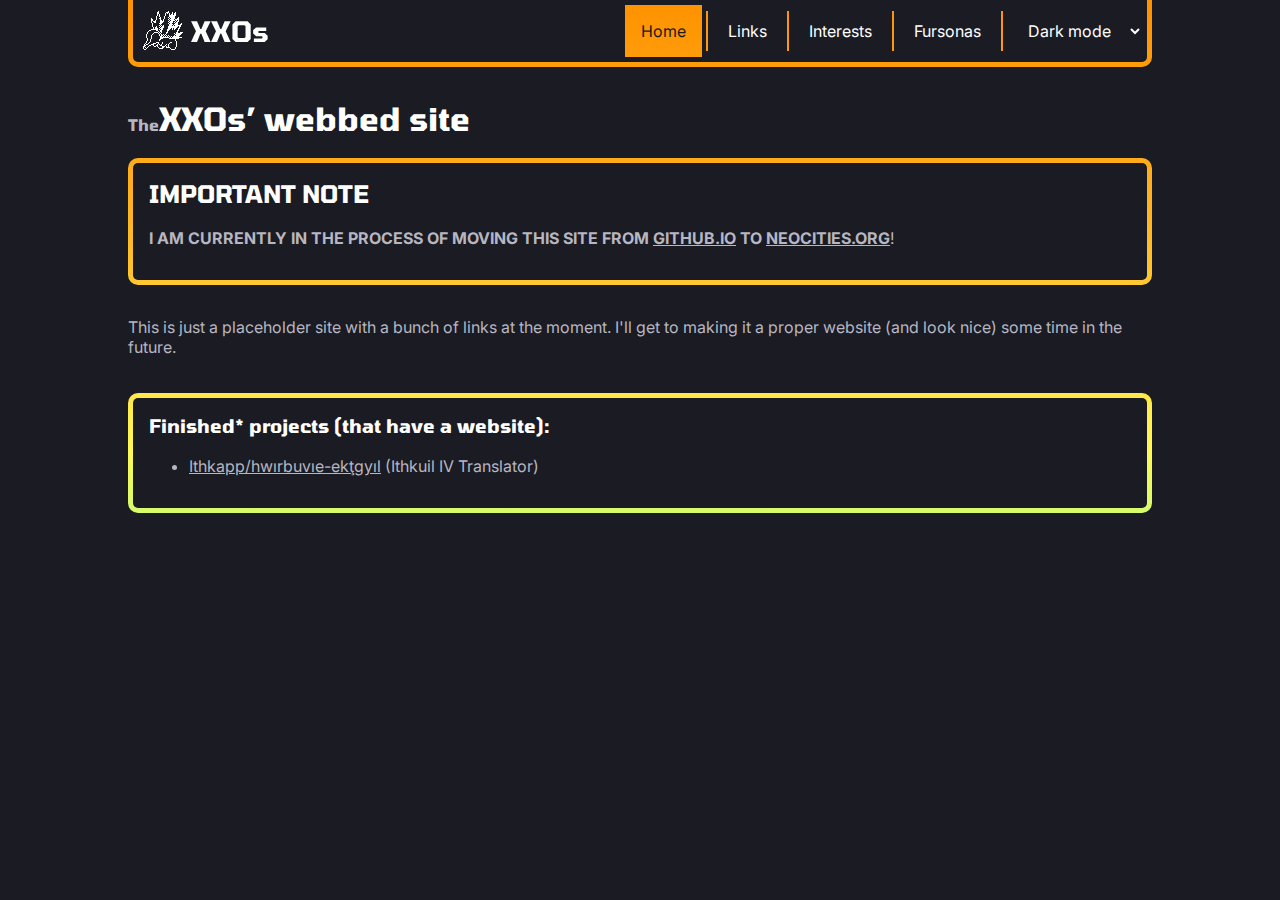
<file: index.html>
<!DOCTYPE html>
<html>
<head>
    <meta name="viewport" content="width=device-width, initial-scale=1">
    <!-- CSS FILES TO LOAD BUT NOT DISPLAY -->
    <link rel="stylesheet" href="themes/light.css"/>
    <link rel="stylesheet" href="themes/gradient.css"/>
    <!-- that's all -->
    <link rel="stylesheet" href="themes/dark.css" id="theme_css"/>
    <link rel="stylesheet" href="style.css"/>
    <link rel="icon" type="image/x-icon" href="favicon.ico">
    <script src="script.js" defer></script>
    <title>xxos site</title>
</head>
<body>
    <div id="mobileNav" class="gBox" onclick="openMenu()">Ξ</div>
    <header class="gBox">
        <div id="topOfMenu">
            <a href="/" style="margin-right: auto;">
                <div id="logo"></div>
                <h1 id="logoText">XXOs</h1>
            </a>
            <div id="closeNav" onclick="openMenu()">X</div>
        </div>
        <div class="ider mobileOnly"></div>
        <a class="button active" href="/">Home</a>
        <div class="ider"></div>
        <a class="button" href="/links">Links</a>
        <div class="ider"></div>
        <a class="button" href="/interests">Interests</a>
        <div class="ider"></div>
        <a class="button" href="/furry">Fursonas</a>
        <div class="ider"></div>
        <select name="theme" id="theme" class="button">
            <option value="dark">Dark mode</option>
            <option value="light">Light mode</option>
            <option value="gradient">𝑔𝓇𝒶𝒹𝒾𝑒𝓃𝓉</option>
        </select>
    </header>
    <h1><small>The</small>XXOs’ webbed site</h1>
    <div class="gBox">
        <!--<h3>Incomplete projects (that have a website):</h3>
        <ul>
        <li><a href="https://thexxos.github.io/regiohash/?about">Regiohashing Minesweeper Image Generator</a></li>
        </ul>-->
        <h2>IMPORTANT NOTE</h2>
        <p><b>I AM CURRENTLY IN THE PROCESS OF MOVING THIS SITE FROM <a href="https://thexxos.github.io/">GITHUB.IO</a> TO <a href="https://chromonym.neocities.org/">NEOCITIES.ORG</a></b>!</p>
    </div>
    <p>This is just a placeholder site with a bunch of links at the moment. I'll get to making it a proper website (and look nice) some time in the future.</p><br/>
    <div class="gBox">
        <!--<h3>Incomplete projects (that have a website):</h3>
        <ul>
        <li><a href="https://thexxos.github.io/regiohash/?about">Regiohashing Minesweeper Image Generator</a></li>
        </ul>-->
        <h3>Finished* projects (that have a website):</h3>
        <ul>
        <li><a href="https://chromonym.github.io/ithkapp">Ithkapp/hwırbuvıe-ekţgyıl</a> (Ithkuil IV Translator)</li>
        </ul>
    </div>
</body>
</html>
</file>
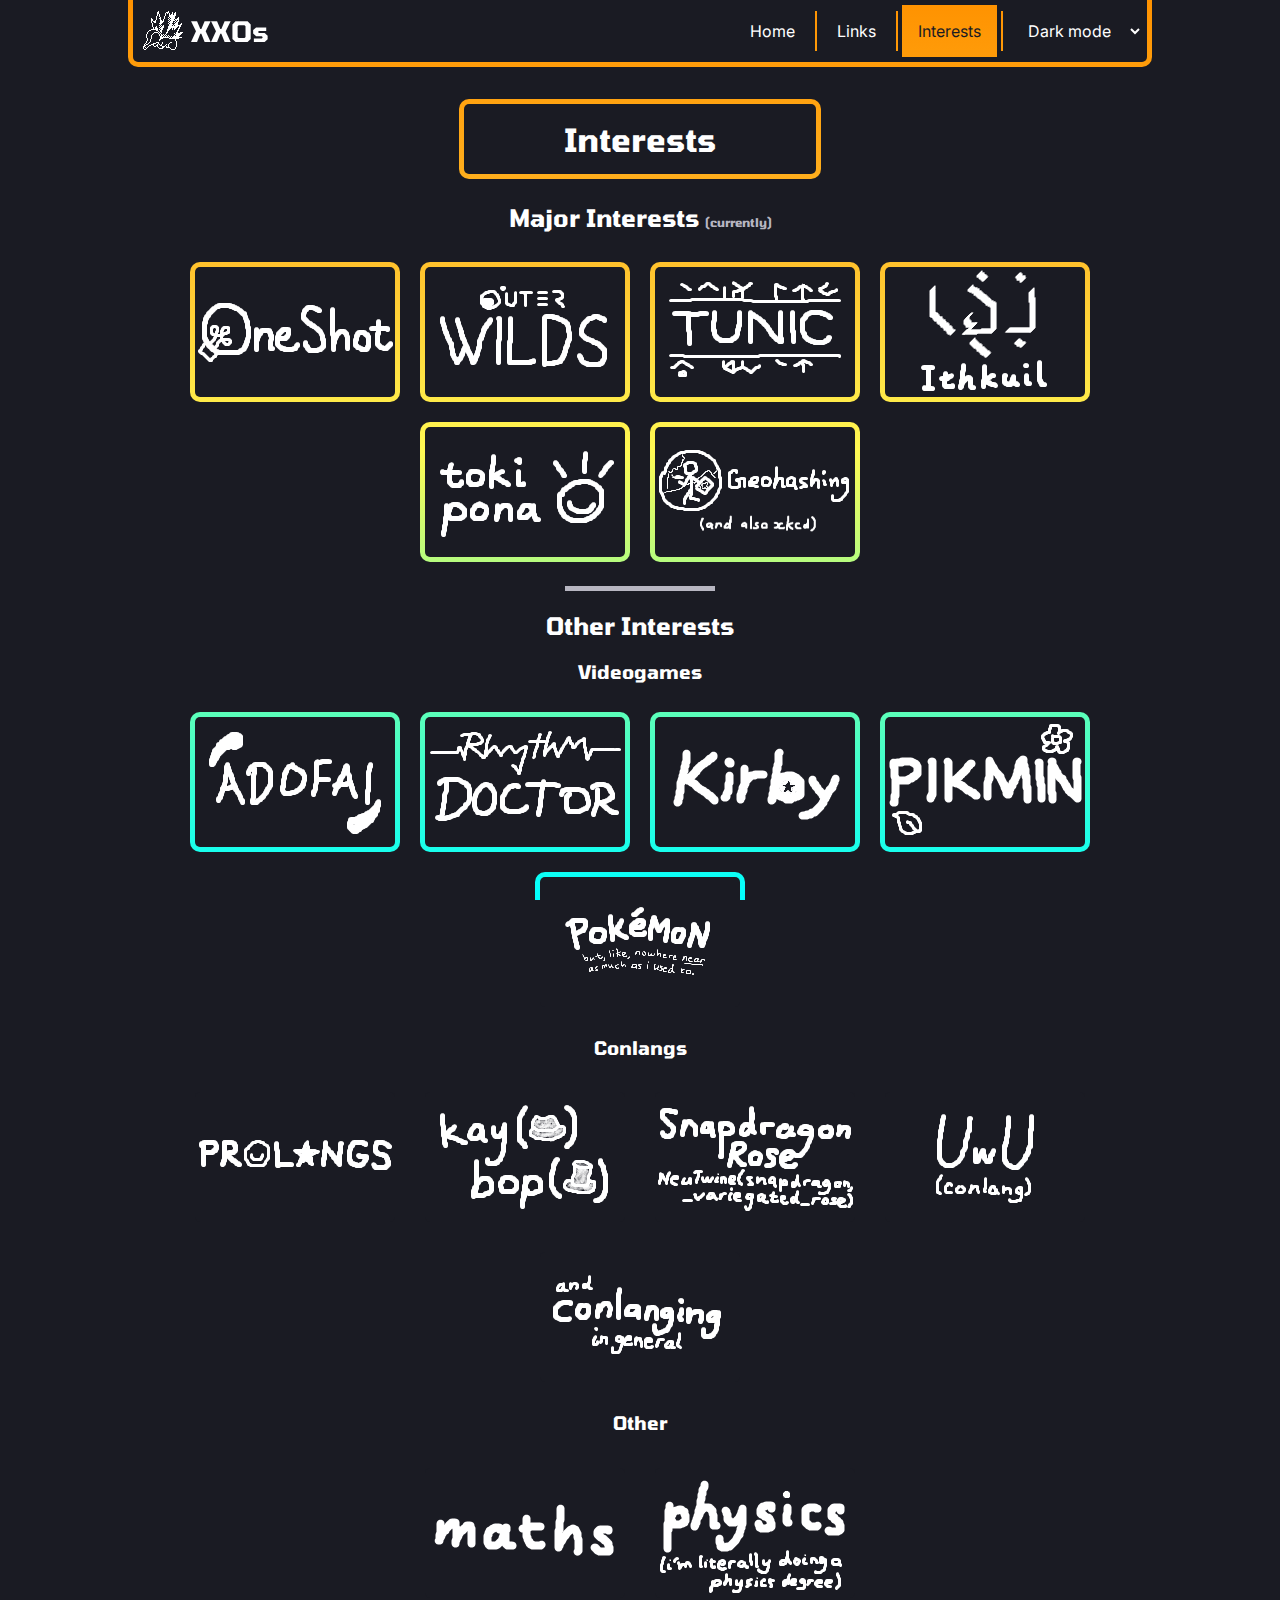
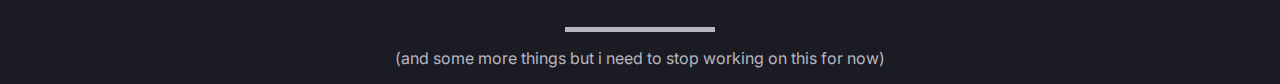
<file: interests.html>
<!DOCTYPE html>
<html>
<head>
    <meta name="viewport" content="width=device-width, initial-scale=1">
    <!-- CSS FILES TO LOAD BUT NOT DISPLAY -->
    <link rel="stylesheet" href="themes/light.css"/>
    <link rel="stylesheet" href="themes/gradient.css"/>
    <!-- that's all -->
    <link rel="stylesheet" href="themes/dark.css" id="theme_css"/>
    <link rel="stylesheet" href="style.css"/>
    <link rel="icon" type="image/x-icon" href="favicon.ico">
    <script src="script.js" defer></script>
    <title>xxos site ∫ interests</title>
    <style>
        #adofai {
            -webkit-mask-image: url(imgs/interests/adofai.png);
            mask-image: url(imgs/interests/adofai.png);
        }
        #adofai:hover {
            background-image: linear-gradient(150deg, rgba(239,59,59,1) 0%, rgba(54,125,255,1) 100%);
        }
        #oneshot {
            -webkit-mask-image: url(imgs/interests/oneshot.png);
            mask-image: url(imgs/interests/oneshot.png);
        }
        #oneshot:hover {
            background-image: linear-gradient(90deg, rgba(255,255,81,1) 0%, rgba(254,107,110,1) 100%);
        }
        #outerwilds {
            -webkit-mask-image: url(imgs/interests/outerwilds.png);
            mask-image: url(imgs/interests/outerwilds.png);
        }
        #outerwilds:hover {
            background-image: linear-gradient(158deg, rgba(255,147,71,1) 0%, rgba(221,98,12,1) 100%); 
        }
        #rhythmdoctor {
            -webkit-mask-image: url(imgs/interests/rhythmdoctor.png);
            mask-image: url(imgs/interests/rhythmdoctor.png);
        }
        #rhythmdoctor:hover {
            background-image: linear-gradient(180deg, rgba(24,255,40,1) 15%, rgba(140,149,168,1) 42%, rgba(255,13,64,1) 72%);
        }
        #tunic {
            -webkit-mask-image: url(imgs/interests/tunic.png);
            mask-image: url(imgs/interests/tunic.png);
        }
        #tunic:hover {
            background-image: linear-gradient(54deg, rgba(254,173,76,1) 0%, rgba(254,195,76,1) 36%, rgba(171,236,254,1) 100%);
        }
        #kirby {
            -webkit-mask-image: url(imgs/interests/kirby.png);
            mask-image: url(imgs/interests/kirby.png);
        }
        #kirby:hover {
            background-image: linear-gradient(120deg, rgba(234,151,147,1) 40%, rgba(246,208,0,1) 100%);
        }
        #pikmin {
            -webkit-mask-image: url(imgs/interests/pikmin.png);
            mask-image: url(imgs/interests/pikmin.png);
        }
        #pikmin:hover {
            background-image: linear-gradient(30deg, rgba(6,188,1,1) 30%, rgba(187,74,243,1) 90%);
        }
        #pokemon {
            -webkit-mask-image: url(imgs/interests/pokemon.png);
            mask-image: url(imgs/interests/pokemon.png);
        }
        #pokemon:hover {
            background-image: linear-gradient(90deg, rgba(254,200,3,1) 18%, rgba(55,94,169,1) 76%);
        }
        #ithkuil {
            -webkit-mask-image: url(imgs/interests/ithkuil.png);
            mask-image: url(imgs/interests/ithkuil.png);
        }
        #ithkuil:hover {
            background-image: linear-gradient(0deg, rgba(255,0,0,1) 0%, rgba(51,184,139,1) 60%);
        }
        #snapdragonrose {
            -webkit-mask-image: url(imgs/interests/snapdragonrose.png);
            mask-image: url(imgs/interests/snapdragonrose.png);
        }
        #snapdragonrose:hover {
            background-image: linear-gradient(225deg, rgba(255,0,110,1) 0%, rgba(255,187,216,1) 100%);
        }
        #tokipona {
            -webkit-mask-image: url(imgs/interests/tokipona.png);
            mask-image: url(imgs/interests/tokipona.png);
        }
        #tokipona:hover {
            background-image: linear-gradient(270deg, rgba(255,255,99,1) 0%, rgba(0,0,154,1) 100%);
        }
        #prolangs {
            -webkit-mask-image: url(imgs/interests/prolangs.png);
            mask-image: url(imgs/interests/prolangs.png);
        }
        #prolangs:hover {
            background-image: linear-gradient(90deg, rgba(255,242,0,1) 0%, rgba(81,176,34,1) 50%, rgba(63,72,204,1) 100%);
        }
        #kaybop {
            -webkit-mask-image: url(imgs/interests/kaybop.png);
            mask-image: url(imgs/interests/kaybop.png);
        }
        #kaybop:hover {
            background-image: linear-gradient(161deg, rgba(68,59,49,1) 0%, rgba(92,122,178,1) 93%); 
        }
        #uwulang {
            -webkit-mask-image: url(imgs/interests/uwu.png);
            mask-image: url(imgs/interests/uwu.png);
        }
        #uwulang:hover {
            background-image: linear-gradient(155deg, rgba(92,205,250,1) 40%, rgba(214,228,255,1) 50%, rgba(243,169,183,1) 60%);
        }
        #conlanging {
            -webkit-mask-image: url(imgs/interests/conlanging.png);
            mask-image: url(imgs/interests/conlanging.png);
        }
        #conlanging:hover {
            background-image: radial-gradient(circle, rgba(255,183,0,1) 0%, rgba(145,0,141,1) 70%);
        }
        #geohashing {
            -webkit-mask-image: url(imgs/interests/geohashing.png);
            mask-image: url(imgs/interests/geohashing.png);
        }
        #geohashing:hover {
            background-image: linear-gradient(90deg, rgb(90, 216, 255) 0%, rgb(133, 196, 106) 55%);
        }
        #maths {
            -webkit-mask-image: url(imgs/interests/maths.png);
            mask-image: url(imgs/interests/maths.png);
        }
        #physics {
            -webkit-mask-image: url(imgs/interests/physics.png);
            mask-image: url(imgs/interests/physics.png);
        }
        #maths:hover, #physics:hover {
            background-attachment: fixed;
        }
    </style>
</head>
<body>
    <div id="mobileNav" class="gBox" onclick="openMenu()">Ξ</div>
    <header class="gBox">
        <div id="topOfMenu">
            <a href="/" style="margin-right: auto;">
                <div id="logo"></div>
                <h1 id="logoText">XXOs</h1>
            </a>
            <div id="closeNav" onclick="openMenu()">X</div>
        </div>
        <div class="ider mobileOnly"></div>
        <a class="button" href="/">Home</a>
        <div class="ider"></div>
        <a class="button" href="links">Links</a>
        <div class="ider"></div>
        <a class="button active" href="interests">Interests</a>
        <div class="ider"></div>
        <select name="theme" id="theme" class="button">
            <option value="dark">Dark mode</option>
            <option value="light">Light mode</option>
            <option value="gradient">𝑔𝓇𝒶𝒹𝒾𝑒𝓃𝓉</option>
        </select>
    </header>
    <div class="gBox linkBox" style="max-width: 0; margin-bottom: 1.5em"> <!-- unsure why but i need to have the max-width property here -->
        <h1 style="margin-bottom: 0px;">Interests</h1>
    </div>
    <h2 style="text-align: center">Major Interests <small>(currently)</small></h2>
    <div class="interestContainer">
        <div class="gBox"><a id="oneshot" class="maskedImg" href="http://www.oneshot-game.com/" target="_blank">OneShot</a></div>
        <div class="gBox"><a id="outerwilds" class="maskedImg" href="https://www.mobiusdigitalgames.com/outer-wilds.html" target="_blank">Outer Wilds</a></div>
        <div class="gBox"><a id="tunic" class="maskedImg" href="https://tunicgame.com/" target="_blank">Tunic</a></div>
        <div class="gBox"><a id="ithkuil" class="maskedImg" href="https://ithkuil.net/" target="_blank">Ithkuil</a></div>
        <div class="gBox"><a id="tokipona" class="maskedImg" href="https://tokipona.org/" target="_blank">toki pona</a></div>
        <div class="gBox"><a id="geohashing" class="maskedImg" href="https://geohashing.site/geohashing/Main_Page" target="_blank">Geohashing</a></div>
    </div>
    <hr/>
    <h2 style="text-align: center; padding-top: 0.5em;">Other Interests</h2>
    <h3 style="text-align: center">Videogames</h3>
    <div class="interestContainer">
        <div class="gBox"><a id="adofai" class="maskedImg" href="https://store.steampowered.com/app/977950/A_Dance_of_Fire_and_Ice/" target="_blank">A Dance of Fire and Ice</a></div>
        <div class="gBox"><a id="rhythmdoctor" class="maskedImg" href="https://rhythmdr.com/" target="_blank">Rhythm Doctor</a></div>
        <div class="gBox"><a id="kirby" class="maskedImg" href="https://en.wikipedia.org/wiki/Kirby_(series)" target="_blank">Kirby</a></div>
        <div class="gBox"><a id="pikmin" class="maskedImg" href="https://en.wikipedia.org/wiki/Pikmin" target="_blank">Pikmin</a></div>
        <div class="gBox"><a id="pokemon" class="maskedImg" href="https://en.wikipedia.org/wiki/Pok%C3%A9mon" target="_blank">Pokémon</a></div>
    </div>
    <h3 style="text-align: center;">Conlangs</h3>
    <div class="interestContainer">
        <div class="gBox"><a id="prolangs" class="maskedImg" href="https://www.reddit.com/r/prolangs/" target="_blank">Prolangs (webcomic)</a></div>
    <!--</div>
    <p style="text-align: center;">and also:</p>
    <div class="interestContainer">-->
        <div class="gBox"><a id="kaybop" class="maskedImg" href="https://crazyninjageeks.wordpress.com/2015/11/28/introduction-to-kayfdanfsantaptvlirtsangbesputvombngagtvlimpkayfsnafkayfgaf-boptvegpdaffshofbompvlimpgafvlimpgaf/" target="_blank">kay(f)bop(t)</a></div>
        <div class="gBox"><a id="snapdragonrose" class="maskedImg" href="https://www.tumblr.com/abalidoth/700669343403556864/snapdragon-rose" target="_blank">Snapdragon Rose</a></div>
        <div class="gBox"><a id="uwulang" class="maskedImg" href="https://docs.google.com/document/d/1ZV1U0S8qC6yJEi6grFO_Vq5A15lRVCLYeq_udWsC-9Y/edit" target="_blank">UwU</a></div>
        <div class="gBox"><a id="conlanging" class="maskedImg" href="https://conlang.org/" target="_blank">Conlanging in general</a></div>
    </div>
    <h3 style="text-align: center;">Other</h3>
    <div class="interestContainer">
        <div class="gBox"><a id="maths" class="maskedImg" href="https://en.wikipedia.org/wiki/Mathematics" target="_blank">Maths</a></div>
        <div class="gBox"><a id="physics" class="maskedImg" href="https://en.wikipedia.org/wiki/Physics" target="_blank">Physics <small style="color: transparent;">(i'm literally doing a physics degree)</small></a></div>
    </div>
    <hr/>
    <p style="text-align: center;">(and some more things but i need to stop working on this for now)</p>
</body>
</html>
</file>
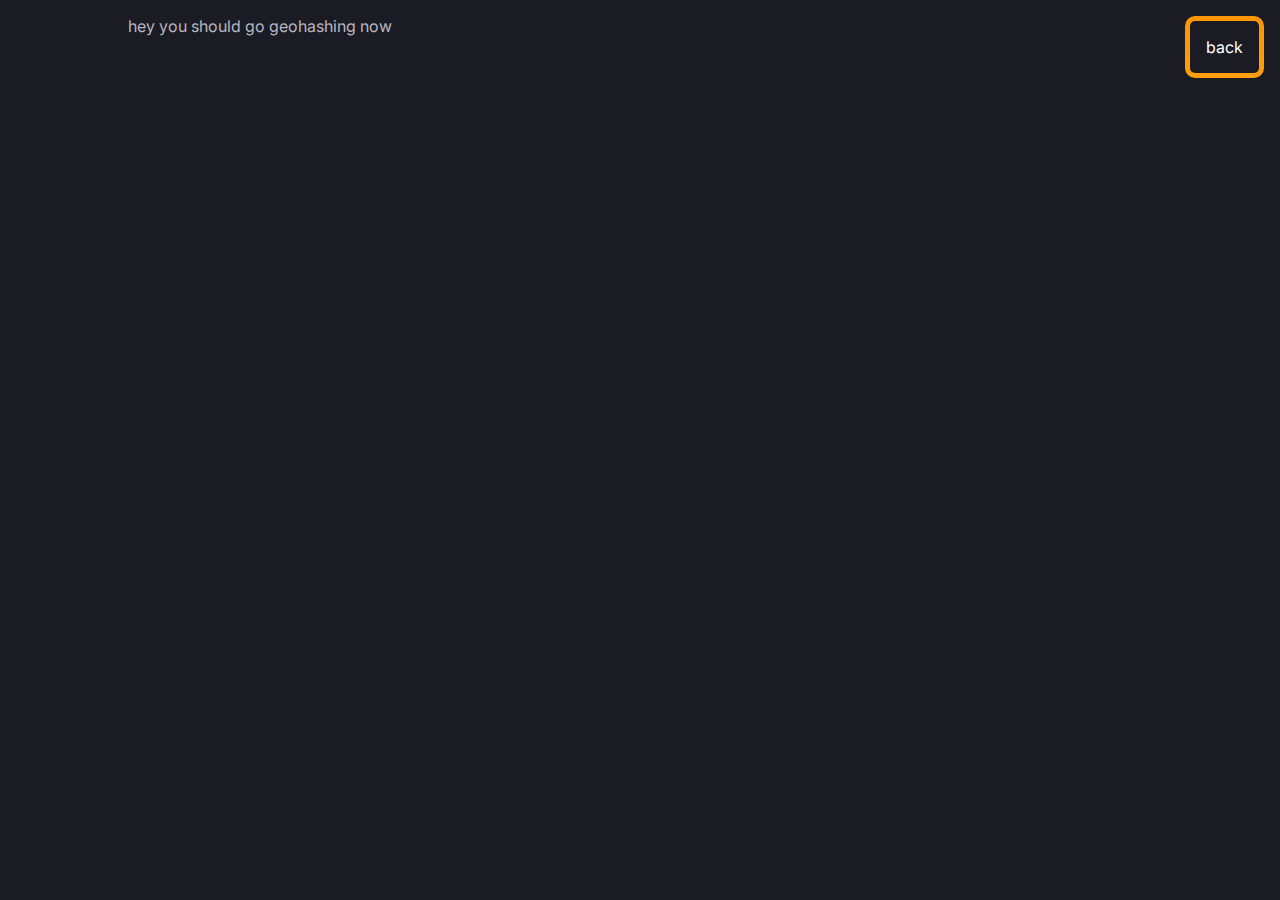
<file: interests/geohashing.html>
<!DOCTYPE html>
<html>
<head>
    <meta name="viewport" content="width=device-width, initial-scale=1">
    <!-- CSS FILES TO LOAD BUT NOT DISPLAY -->
    <link rel="stylesheet" href="../themes/light.css"/>
    <link rel="stylesheet" href="../themes/gradient.css"/>
    <!-- that's all -->
    <link rel="stylesheet" href="../themes/dark.css" id="theme_css"/>
    <link rel="stylesheet" href="../style.css"/>
    <link rel="stylesheet" href="./interests.css"/>
    <link rel="icon" type="image/x-icon" href="../favicon.ico">
    <script src="../script.js" defer></script>
    <script src="./interests.js" defer></script>
    <title>xxos site ∫ interests ∫ geohashing</title>
</head>
<body>
    <a class="gBox hidden iframed unlink" style="position: absolute; right: 1rem;" href="/interests">
        back
    </a>
    <p>hey you should go geohashing now</p>
</body>
</html>
</file>
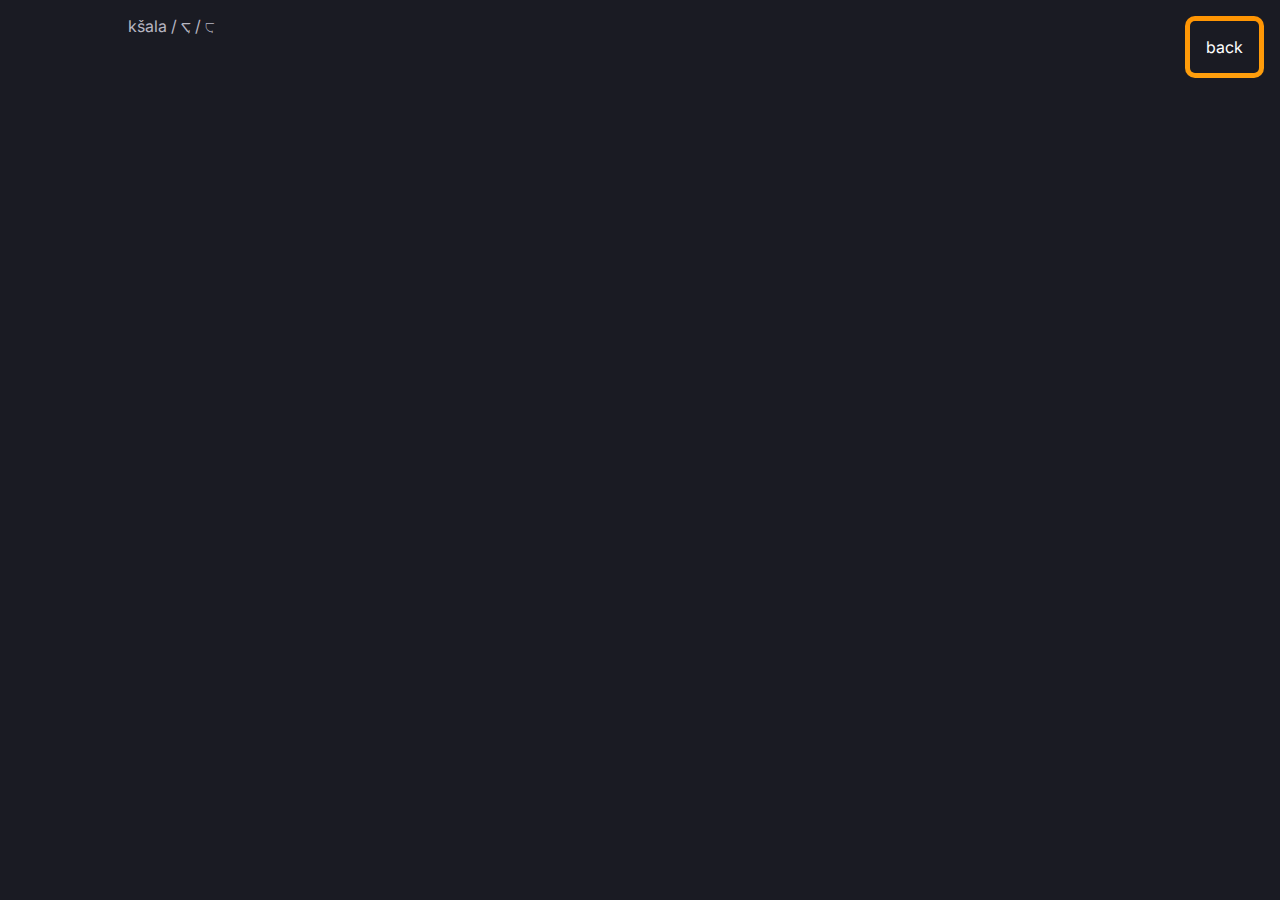
<file: interests/ithkuil.html>
<!DOCTYPE html>
<html>
<head>
    <meta name="viewport" content="width=device-width, initial-scale=1">
    <!-- CSS FILES TO LOAD BUT NOT DISPLAY -->
    <link rel="stylesheet" href="../themes/light.css"/>
    <link rel="stylesheet" href="../themes/gradient.css"/>
    <!-- that's all -->
    <link rel="stylesheet" href="../themes/dark.css" id="theme_css"/>
    <link rel="stylesheet" href="../style.css"/>
    <link rel="stylesheet" href="./interests.css"/>
    <link rel="icon" type="image/x-icon" href="../favicon.ico">
    <script src="../script.js" defer></script>
    <script src="./interests.js" defer></script>
    <title>xxos site ∫ interests ∫ oneshot</title>
</head>
<body>
    <a class="gBox hidden iframed unlink" style="position: absolute; right: 1rem;" href="/interests">
        back
    </a>
    <p>kšala / <span style="font-family: IthkuilBasic">k_š</span> / <span style="font-family: IthkuilFlow">k_š</span></p>
</body>
</html>
</file>
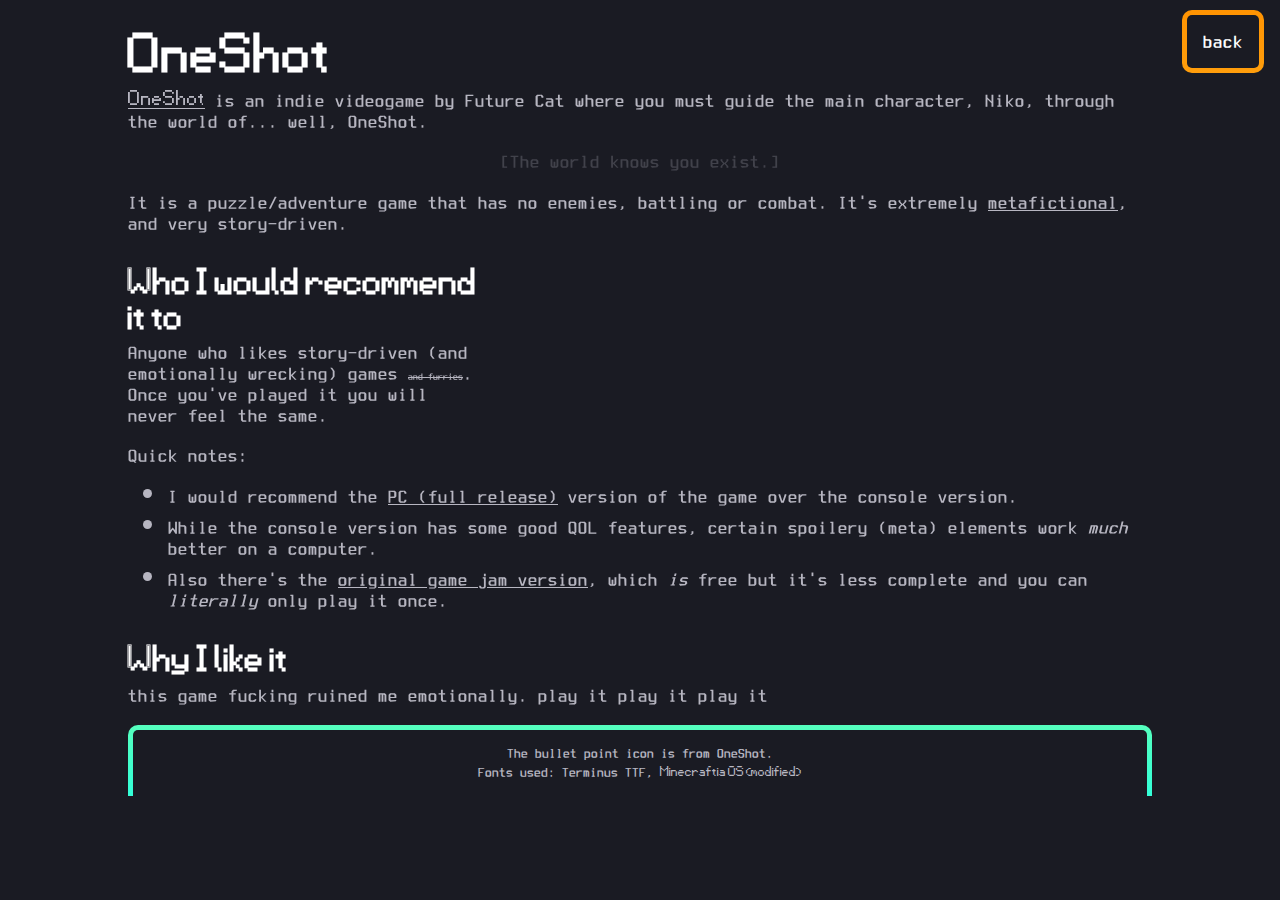
<file: interests/oneshot.html>
<!DOCTYPE html>
<html>
<head>
    <meta name="viewport" content="width=device-width, initial-scale=1">
    <!-- CSS FILES TO LOAD BUT NOT DISPLAY -->
    <link rel="stylesheet" href="../themes/light.css"/>
    <link rel="stylesheet" href="../themes/gradient.css"/>
    <!-- that's all -->
    <link rel="stylesheet" href="../themes/dark.css" id="theme_css"/>
    <link rel="stylesheet" href="../style.css"/>
    <link rel="stylesheet" href="./interests.css"/>
    <link rel="icon" type="image/x-icon" href="../favicon.ico">
    <script src="../script.js" defer></script>
    <script src="./interests.js" defer></script>
    <title>xxos site ∫ interests ∫ oneshot</title>
    <style>
        body {
            font-family: "Terminus TTF", 'Inter', sans-serif;
            font-size: 1.2em;
        }
        h1, h2, h3 {
            font-family: 'Minecraftia OS', 'Tomorrow', sans-serif;
            margin: 10px 0;
        }
        h1+*, h2+*, h3+* {
            font-weight: normal;
        }
        .logo {
            font-family: 'Minecraftia OS';
            font-size: 0.75em;
        }
        h2 {
            font-size: 1.3em;
        }
        h3 {
            font-size: 1em;
        }
        li::marker {
            font-family: "Minecraftia OS";
            font-size: 0.8em;
        }
        p:has(+ ul) {
            margin-bottom: 10px;
        }
        ul {
            margin-top: 0;
        }
    </style>
</head>
<body>
    <a class="gBox hidden iframed unlink" style="position: absolute; right: 1rem;" href="/interests">
        back
    </a>
    <h1>OneShot</h1>
    <p><a href="http://www.oneshot-game.com/" class="logo" target="_blank">OneShot</a> is an indie videogame by Future Cat where you must guide the main character, Niko, through the world of... well, OneShot.</p>
    <p style="text-align: center; opacity: 25%;">[The world knows you exist.]</p>
    <p>It is a puzzle/adventure game that has no enemies, battling or combat. It's extremely <a href="https://en.wikipedia.org/wiki/Metafiction" target="_blank">metafictional</a>, and very story-driven.</p>
    <iframe src="https://store.steampowered.com/widget/420530/" frameborder="0" width="100%" height="190" style="max-width: 646px; float: right; margin-left: 20px;"></iframe>

    <h2>Who I would recommend it to</h2>
    <p>Anyone who likes story-driven (and emotionally wrecking) games <small><s>and furries</s></small>. Once you've played it you will never feel the same.</p>
    <p>Quick notes:</p>
    <ul>
        <li><span>I would recommend the <a href="https://store.steampowered.com/app/420530/OneShot/" target="_blank">PC (full release)</a> version of the game over the console version.</span></li>
        <li><span>While the console version has some good QOL features, certain spoilery (meta) elements work <i>much</i> better on a computer.</span></li>
        <li><span>Also there's the <a href="https://rpgmaker.net/games/6560/" target="_blank">original game jam version</a>, which <i>is</i> free but it's less complete and you can <i>literally</i> only play it once.</span></li>
    </ul>
    <h2>Why I like it</h2>
    <p>this game fucking ruined me emotionally. play it play it play it</p>
    <!--details>
        <summary class="gBox"><div class="spoilerFlex">
            <img src="imgs/achievements/tunic-gift.jpg" alt="Your gift is accepted achievement icon" title="Your gift is accepted"/>
            <h3><span style="color: var(--headers)">Spoiler</span> marker</h3>
            <img src="imgs/achievements/tunic-gift.jpg" alt="Your gift is accepted achievement icon" title="Your gift is accepted"/>
        </div></summary>
        <p>Copied from the TUNIC page.</p>
    </details-->
    <footer class="gBox">The bullet point icon is from OneShot.
        <br/>Fonts used: Terminus TTF, <span style="font-family: 'Minecraftia OS'; font-size: 0.65em">Minecraftia OS (modified)</span></footer>
</body>
</html>
</file>
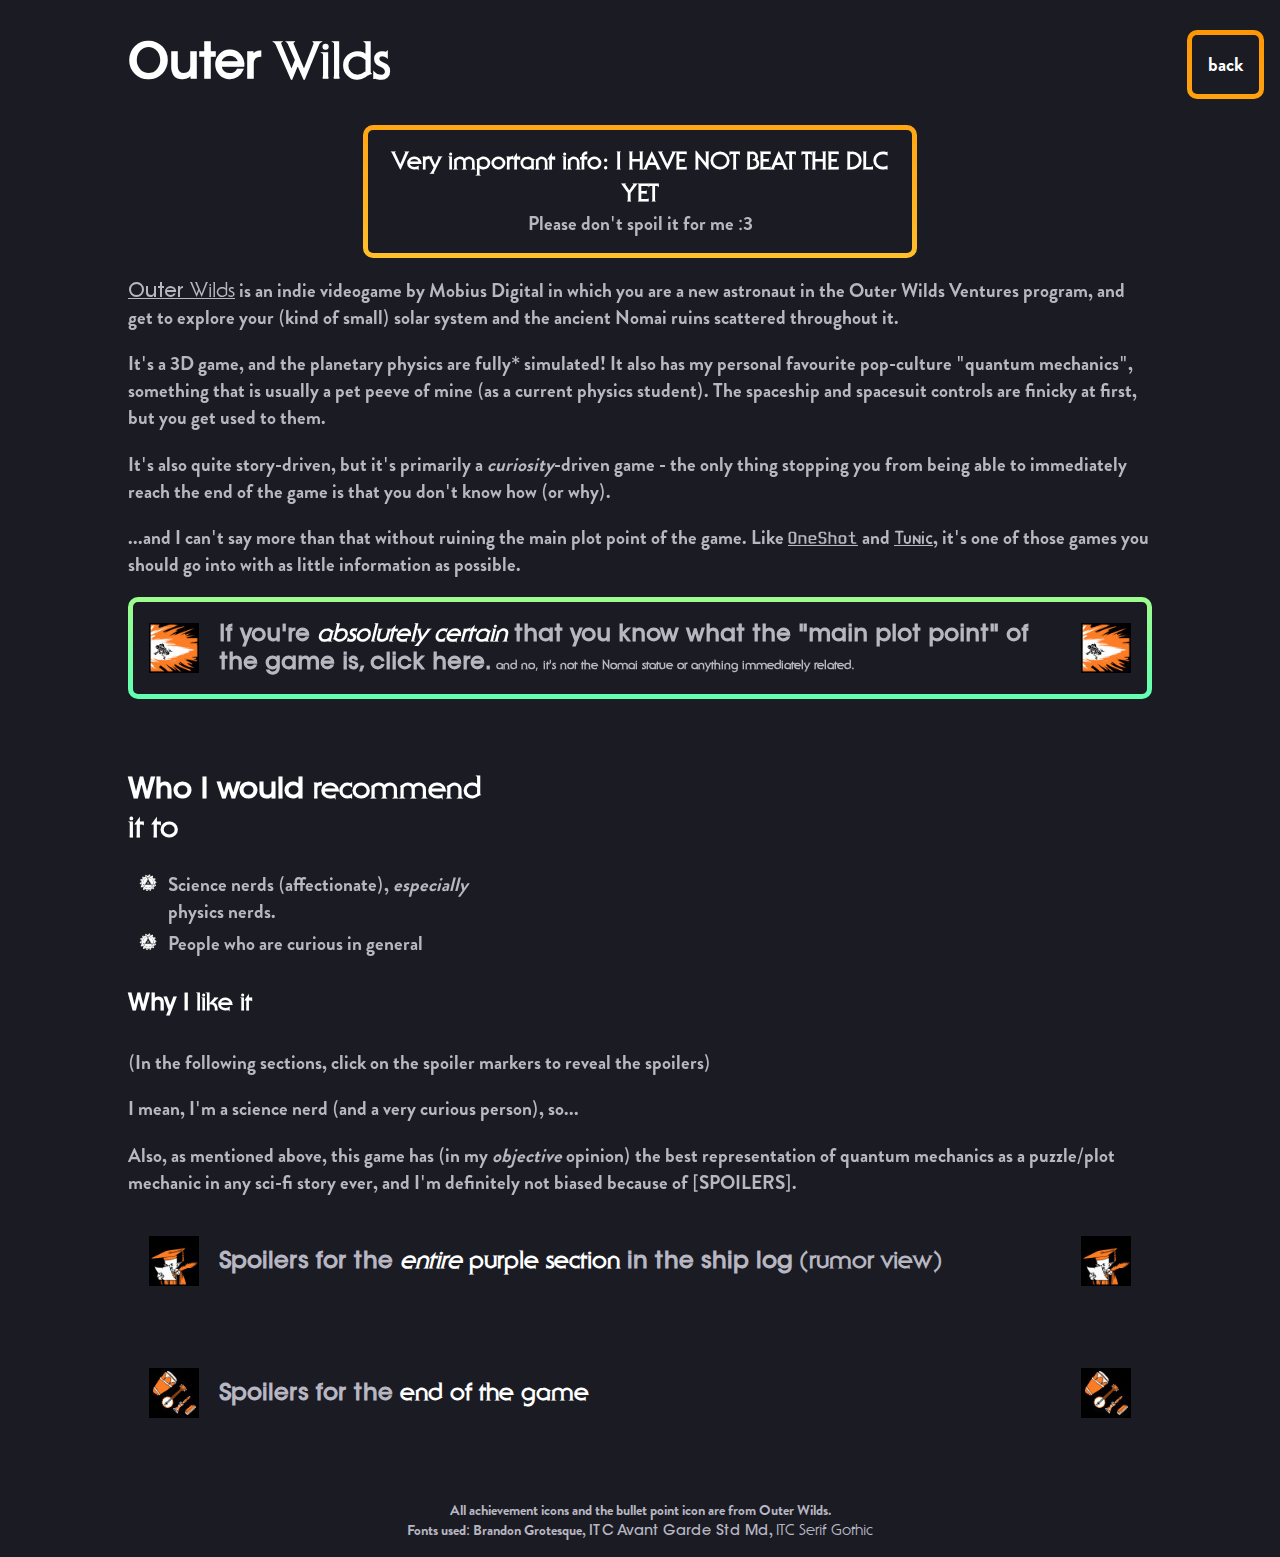
<file: interests/outerwilds.html>
<!DOCTYPE html>
<html>
<head>
    <meta name="viewport" content="width=device-width, initial-scale=1">
    <!-- CSS FILES TO LOAD BUT NOT DISPLAY -->
    <link rel="stylesheet" href="../themes/light.css"/>
    <link rel="stylesheet" href="../themes/gradient.css"/>
    <!-- that's all -->
    <link rel="stylesheet" href="../themes/dark.css" id="theme_css"/>
    <link rel="stylesheet" href="../style.css"/>
    <link rel="stylesheet" href="./interests.css"/>
    <link rel="icon" type="image/x-icon" href="../favicon.ico">
    <script src="../script.js" defer></script>
    <script src="./interests.js" defer></script>
    <title>xxos site ∫ interests ∫ outer wilds</title>
    <style>
        body {
            font-family: 'Brandon Grotesque', 'Inter', sans-serif;
            font-size: 1.2em;
        }
        h1, h2, h3, .logo {
            font-family: 'ITC Avant Garde Std Md', 'Tomorrow', sans-serif;
            margin: 30px 0;
        }
        h1 span, h2 span, h3 span, .logo span {
            font-family: 'ITC Serif Gothic', 'Tomorrow', serif;
            font-size: 105%;
        }
        h1 { font-size: 2.5em; }
        h2 { font-size: 1.5em; }
        h3 { font-size: 1.2em; }
        h2 {
            margin-bottom: 10px;
        }
        li::marker {
            content: url(imgs/outerwilds-sun.svg);
        }

    </style>
</head>
<body>
    <a class="gBox hidden iframed unlink" style="position: absolute; right: 1rem;" href="/interests">
        back
    </a>
    <h1>Outer <span>Wilds</span></h1>
    <div style="display: flex; justify-content: center;">
        <div class="gBox" style="text-align: center; flex-basis: 50%;">
            <h3 style="margin: 0;"><span>Very important info: I HAVE NOT BEAT THE DLC YET</span></h3>
            <p style="margin: 0;">Please don't spoil it for me :3</p>
        </div>
    </div>
    <p><a class="logo" href="https://www.mobiusdigitalgames.com/outer-wilds.html" target="_blank">Outer <span>Wilds</span></a> is an indie videogame by Mobius Digital in which you are a new astronaut in the Outer Wilds Ventures program, and get to explore your (kind of small) solar system and the ancient Nomai ruins scattered throughout it.</p>
    <p>It's a 3D game, and the planetary physics are fully* simulated! It also has my personal favourite pop-culture "quantum mechanics", something that is usually a pet peeve of mine (as a current physics student). The spaceship and spacesuit controls are finicky at first, but you get used to them.</p>
    <p>It's also quite story-driven, but it's primarily a <i>curiosity</i>-driven game - the only thing stopping you from being able to immediately reach the end of the game is that you don't know how (or why).</p>
    <p>...and I can't say more than that without ruining the main plot point of the game. Like <a style="font-family: 'Terminus TTF'" href="oneshot.html" onclick="return clickOut('oneshot')">OneShot</a> and <a style="font-family: 'Odin Rounded'" href="tunic.html" onclick="return clickOut('tunic')">Tunic</a>, it's one of those games you should go into with as little information as possible.</p>
    <details><summary class="gBox"><div class="spoilerFlex">
        <img src="imgs/achievements/outerwilds-worthashot.jpg" alt="It was worth a shot. achievement icon" title="It was worth a shot."/>
        <h3>If you're <span><i style="color: var(--headers);">absolutely certain</i></span> that you know what the "main plot point" of the game is, click here.
        <small><span>and no, it's not the Nomai statue or anything immediately related.</span></small></h3>
        <img src="imgs/achievements/outerwilds-worthashot.jpg" alt="It was worth a shot. achievement icon" title="It was worth a shot."/>
    </div></summary>
    <p>Yep, so the main gameplay loop is that you only have about 20 minutes before the sun goes supernova and destroys everything in the solar system.</p>
    <p>Although conveniently, you've had a "spiritual experience" <span style="opacity: 50%">(actual quote from the game that you probably missed)</span> with a Nomai statue that means that when you die, you are sent back to the start of the time loop! The goal of the game is then to figure out why this is happening, and hopefully also how to <i>stop</i> it from happening.</p>
    </details>
    <iframe src="https://store.steampowered.com/widget/753640/" frameborder="0" width="100%" height="190" style="max-width: 646px; float: right; margin-left: 20px;"></iframe>
    <h2>Who I would <span>recommend it to</span></h2>
    <ul>
        <li>Science nerds (affectionate), <i>especially</i> physics nerds.</li>
        <li>People who are curious in general</li>
    </ul>
    <h3>Why I <span>like it</span></h3>
    <p>(In the following sections, click on the spoiler markers to reveal the spoilers)</p>
    <p>I mean, I'm a science nerd (and a very curious person), so...</p>
    <p>Also, as mentioned above, this game has (in my <i>objective</i> opinion) the best representation of quantum mechanics as a puzzle/plot mechanic in any sci-fi story ever, and I'm definitely not biased because of [SPOILERS].</p>
    <details><summary class="gBox"><div class="spoilerFlex">
        <img src="imgs/achievements/outerwilds-archaeologist.jpg" alt="Archaeologist achievement icon" title="Archaeologist"/>
        <h3>Spoilers for the <span style="color: var(--headers);"><i>entire</i> purple section</span> in the ship log <span>(rumor view)</span></h3>
        <img src="imgs/achievements/outerwilds-archaeologist.jpg" alt="Archaeologist achievement icon" title="Archaeologist"/>
    </div></summary>
    <p>...Solanum. Solanum is why I'm biased about the QM stuff.</p>
    </details>
    <details><summary class="gBox"><div class="spoilerFlex">
        <img src="imgs/achievements/outerwilds-harmonicconvergence.jpg" alt="Harmonic Convergence achievement icon" title="Harmonic Convergence"/>
        <h3>Spoilers for the <span style="color: var(--headers);">end of the game</span></h3>
        <img src="imgs/achievements/outerwilds-harmonicconvergence.jpg" alt="Harmonic Convergence achievement icon" title="Harmonic Convergence"/>
    </div></summary>
    <p>The end of the game is stunningly profound, however that's not what I want to talk about. I want to talk about <i>Final Voyage</i>.</p>
    <p>Throughout the game, every time a loop nears its end, you hear the track <i>End Times</i> as the sun goes nova. You hear this track so many times that the opening notes are burned into your brain by the end of the game, eliciting an instinctual stress about running out of time.</p>
    <p>When you trigger the ending sequence of the game (by taking the Advanced Warp Core from the Ask Twin), you're understandably a little on edge - this is your <a href="oneshot.html" onclick="return clickOut('oneshot')"><i>one shot</i></a> (hehe) to do this.</p>
    <p>And then the game plays <i>Final Voyage</i>. A reprise of <i>End Times</i>.</p>
    <div style="float:right; max-width: 646px; margin-left: 20px; width: 100%;">
        <iframe style="border-radius:12px" src="https://open.spotify.com/embed/track/5Rm7xKbNEQkOiWV3YJTkPq?utm_source=generator" width="100%" height="152" frameBorder="0" allowfullscreen="" allow="autoplay; clipboard-write; encrypted-media; fullscreen; picture-in-picture" loading="lazy"></iframe>
    </div>
    <p>It's always funny to see people react to <i>Final Voyage</i> for the first time, going "oh shit is the loop ending already?!" only to look at the (very nearby) sun and realise what's actually happening, but it genuinely still gives me shivers every time I hear it.</p>
    <p>Incredible work, <a href="http://www.andrewprahlow.com/" target="_blank">Andrew</a>, 10/10.</p>
    </details>
    <footer class="gBox">All achievement icons and the bullet point icon are from Outer Wilds.
        <br/>Fonts used: Brandon Grotesque, <span class="logo">ITC Avant Garde Std Md</span>, <span class="logo"><span>ITC Serif Gothic</span></span></footer>
</body>
</html>
</file>
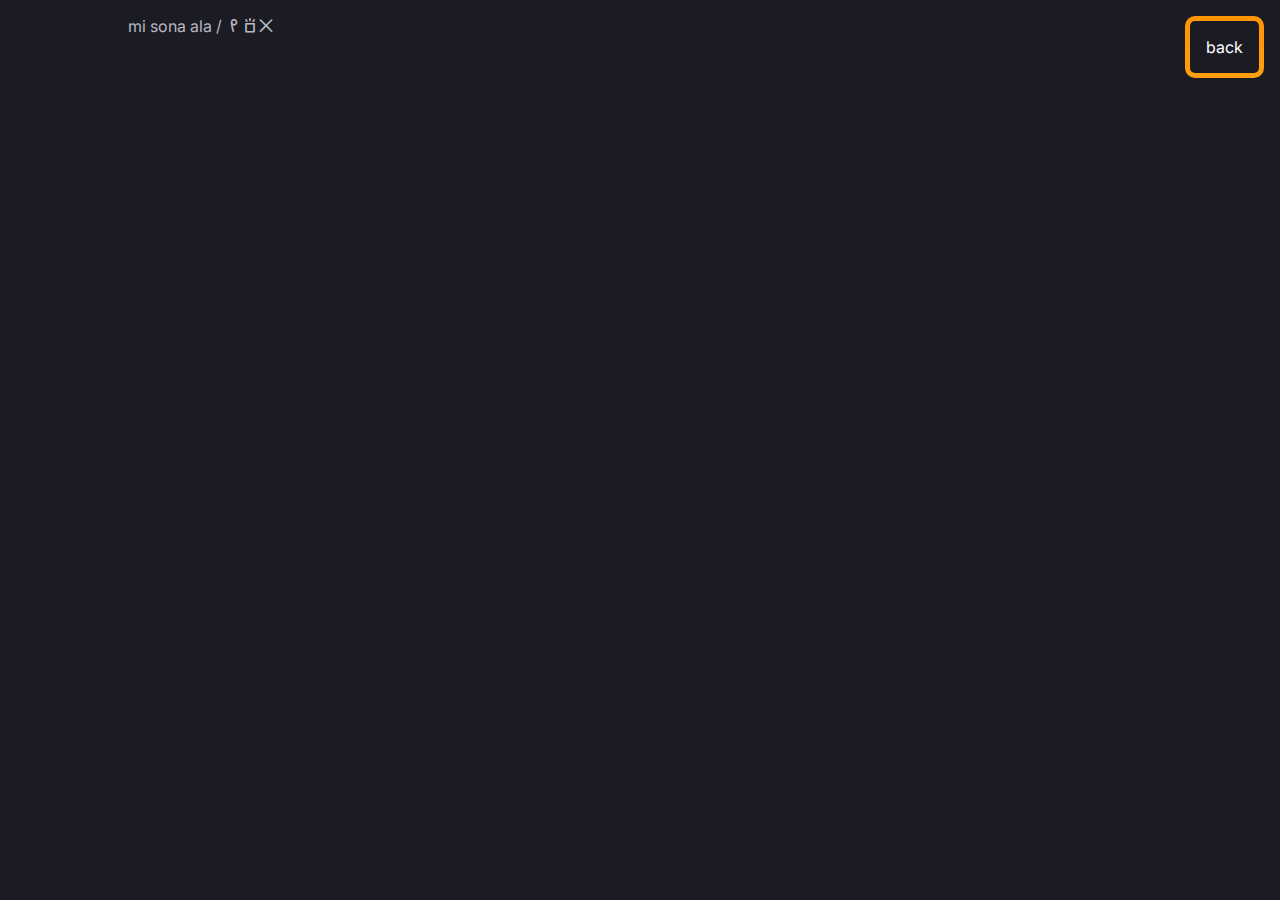
<file: interests/tokipona.html>
<!DOCTYPE html>
<html>
<head>
    <meta name="viewport" content="width=device-width, initial-scale=1">
    <!-- CSS FILES TO LOAD BUT NOT DISPLAY -->
    <link rel="stylesheet" href="../themes/light.css"/>
    <link rel="stylesheet" href="../themes/gradient.css"/>
    <!-- that's all -->
    <link rel="stylesheet" href="../themes/dark.css" id="theme_css"/>
    <link rel="stylesheet" href="../style.css"/>
    <link rel="stylesheet" href="./interests.css"/>
    <link rel="icon" type="image/x-icon" href="../favicon.ico">
    <script src="../script.js" defer></script>
    <script src="./interests.js" defer></script>
    <title>xxos site ∫ interests ∫ toki pona</title>
</head>
<body>
    <a class="gBox hidden iframed unlink" style="position: absolute; right: 1rem;" href="/interests">
        back
    </a>
    <p>mi sona ala / <span style="font-family: nasin-nanpa">mi sona ala</span></p>
</body>
</html>
</file>
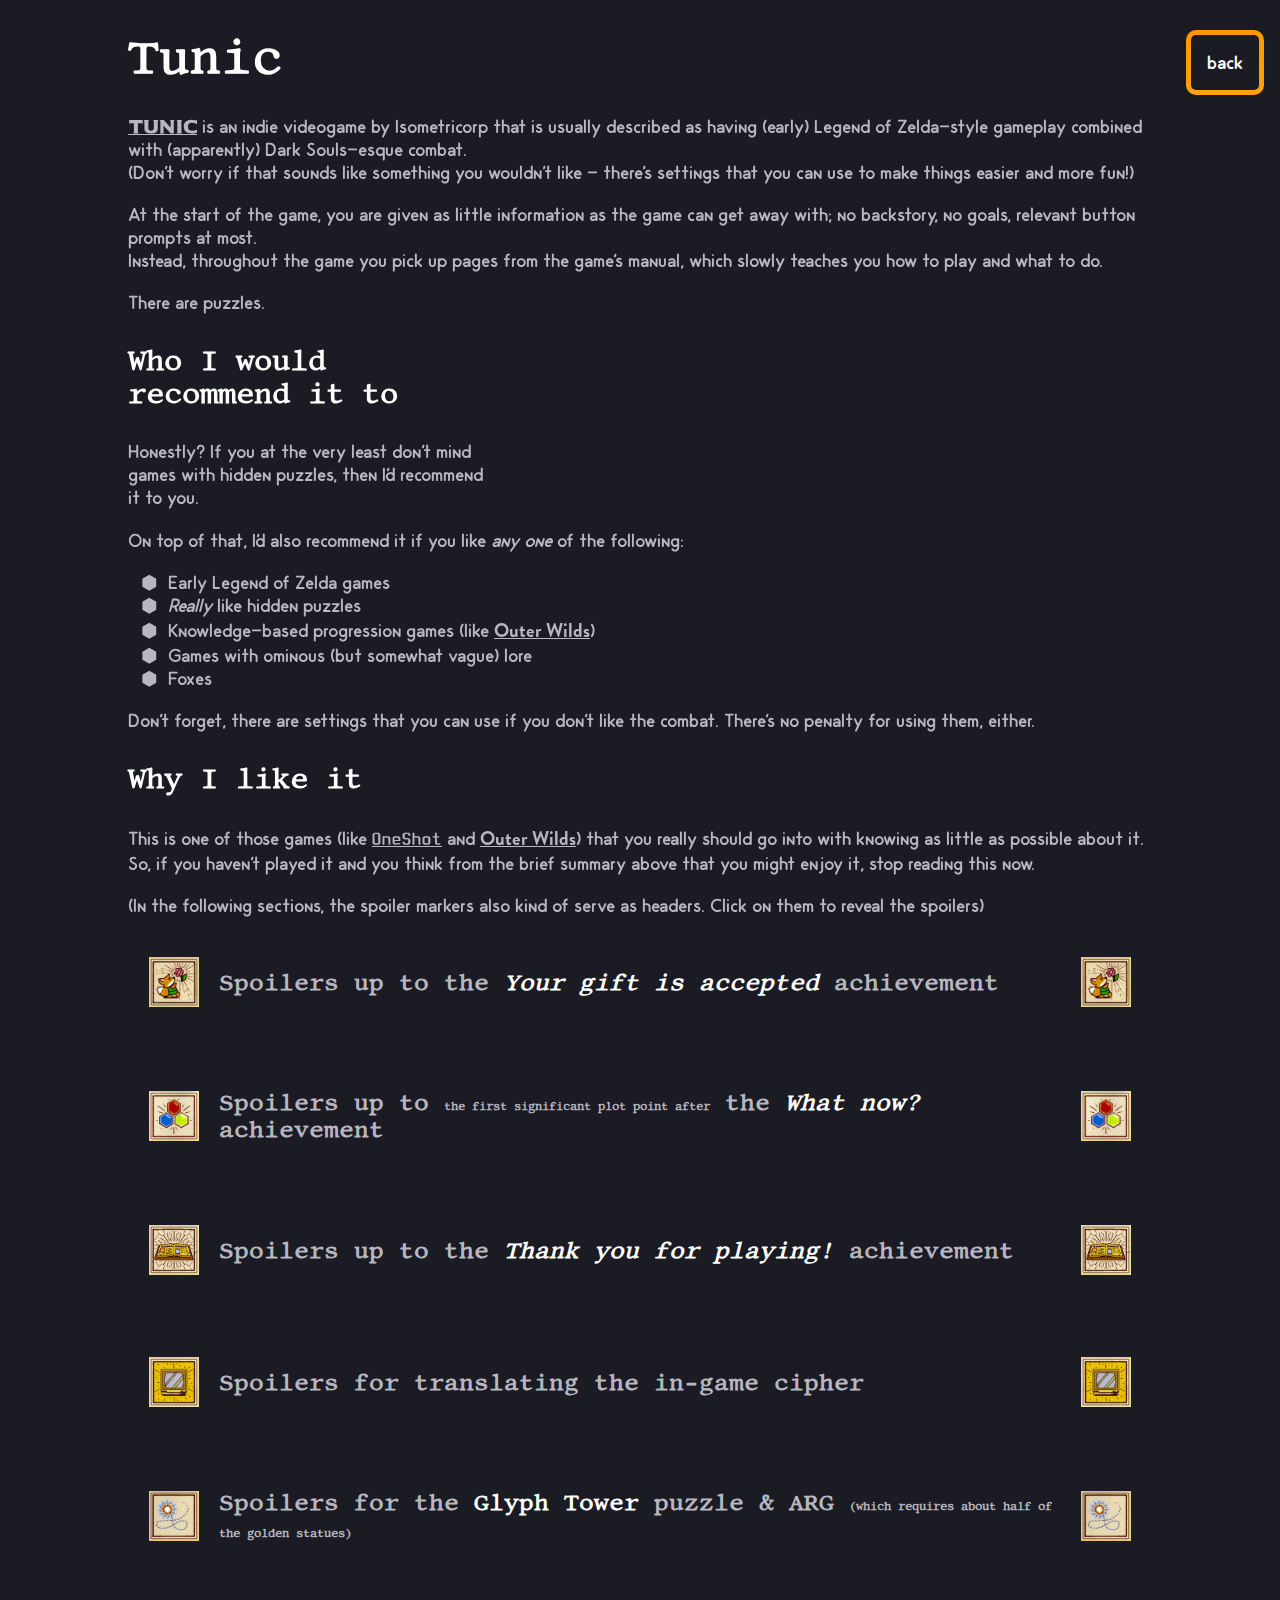
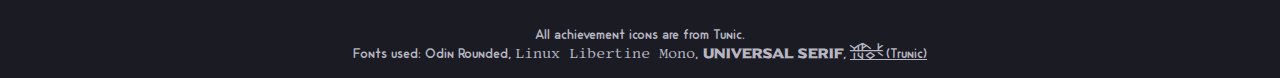
<file: interests/tunic.html>
<!DOCTYPE html>
<html>
<head>
    <meta name="viewport" content="width=device-width, initial-scale=1">
    <!-- CSS FILES TO LOAD BUT NOT DISPLAY -->
    <link rel="stylesheet" href="../themes/light.css"/>
    <link rel="stylesheet" href="../themes/gradient.css"/>
    <!-- that's all -->
    <link rel="stylesheet" href="../themes/dark.css" id="theme_css"/>
    <link rel="stylesheet" href="../style.css"/>
    <link rel="stylesheet" href="./interests.css"/>
    <link rel="icon" type="image/x-icon" href="../favicon.ico">
    <script src="../script.js" defer></script>
    <script src="./interests.js" defer></script>
    <title>xxos site ∫ interests ∫ tunic</title>
    <style>
        body {
            font-family: 'Odin Rounded', 'Inter', sans-serif;
            font-size: 1.2em;
        }
        h1, h2, h3 {
            font-family: 'Linux Libertine Mono', 'Tomorrow', sans-serif;
            margin: 30px 0;
        }
        h1 { font-size: 2.5em; }
        h2 { font-size: 1.5em; }
        h3 { font-size: 1.2em; }
        .logo {
            font-family: 'Universal Serif', 'Tomorrow', sans-serif;
        }
        .trunic {
            font-family: 'Trunic';
            white-space: pre;
        }
        ul > li {
            list-style-type: "\2B22\0020\0020";
        }
    </style>
</head>
<body>
    <a class="gBox hidden iframed unlink" style="position: absolute; right: 1rem;" href="/interests">
        back
    </a>

    <h1>Tunic</h1>
    <p><a href="https://tunicgame.com/" target="_blank" class="logo">Tunic</a> is an indie videogame by Isometricorp that is usually described as having (early) Legend of Zelda-style gameplay combined with (apparently) Dark Souls-esque combat.
    <br/>(Don't worry if that sounds like something you wouldn't like - there's settings that you can use to make things easier and more fun!)</p>
    <p>At the start of the game, you are given as little information as the game can get away with; no backstory, no goals, relevant button prompts at most.
    <br/>Instead, throughout the game you pick up pages from the game's manual, which slowly teaches you how to play and what to do.</p>
    <p>There are puzzles.</p>
    <iframe src="https://store.steampowered.com/widget/553420/" frameborder="0" width="100%" height="190" style="max-width: 646px; float: right; margin-left: 20px;"></iframe>

    <h2>Who I would recommend it to</h2>
    <p>Honestly? If you at the very least don't mind games with hidden puzzles, then I'd recommend it to you.</p>
    <p>On top of that, I'd also recommend it if you like <i>any one</i> of the following:</p>
    <ul>
        <li>Early Legend of Zelda games</li>
        <li><i>Really</i> like hidden puzzles</li>
        <li>Knowledge-based progression games (like <a style="font-family: 'Brandon Grotesque'" href="outerwilds.html" onclick="return clickOut('outerwilds')">Outer Wilds</a>)</li>
        <li>Games with ominous (but somewhat vague) lore</li>
        <li>Foxes</li>
    </ul>
    <p>Don't forget, there are settings that you can use if you don't like the combat. There's no penalty for using them, either.</p>

    <h2>Why I like it</h2>
    <p>This is one of those games (like <a style="font-family: 'Terminus TTF'" href="oneshot.html" onclick="return clickOut('oneshot')">OneShot</a> and <a style="font-family: 'Brandon Grotesque'" href="outerwilds.html" onclick="return clickOut('outerwilds')">Outer Wilds</a>) that you really should go into with knowing as little as possible about it.
    <br/>So, if you haven't played it and you think from the brief summary above that you might enjoy it, stop reading this now.</p>
    <p>(In the following sections, the spoiler markers also kind of serve as headers. Click on them to reveal the spoilers)</p>

    <details>
    <summary class="gBox"><div class="spoilerFlex">
        <img src="imgs/achievements/tunic-gift.jpg" alt="Your gift is accepted achievement icon" title="Your gift is accepted"/>
        <h3>Spoilers up to the <i style="color: var(--headers)">Your gift is accepted</i> achievement</h3>
        <img src="imgs/achievements/tunic-gift.jpg" alt="Your gift is accepted achievement icon" title="Your gift is accepted"/>
    </div></summary>
    <p>This is the first instance in the game where you realise how helpful the manual can (and will) be - <span style="color: var(--headers);">page 18</span> teaches you how to offer relics to improve your stats.
    <br/>The mechanic used to do this is obscured without the page, as the game gives you a <i>different</i> button prompt (to heal &amp; reset) in front of statues.
    </p>
    </details>

    <details>
    <summary class="gBox"><div class="spoilerFlex">
        <img src="imgs/achievements/tunic-whatnow.jpg" alt="What now? achievement icon" title="What now?"/>
        <h3>Spoilers up to <small>the first significant plot point after</small> the <i style="color: var(--headers)">What now?</i> achievement</h3>
        <img src="imgs/achievements/tunic-whatnow.jpg" alt="What now? achievement icon" title="What now?"/></div></summary>
    <p>ooh look a plot twist!</p>
    <p>The first time I encountered <b class="trunic" title="The Far Shore" alt="The Far Shore" style="cursor: help;">tzuu fax shox</b> (the spirit world/fast travel area) after making an offering I noticed that my stats were reset.
    <br/>This made me think that "haha, wouldn't it be really mean if there was a boss fight here?"
    <br/>I then realised that where the Heir's sword was located looked ominously like an. arena.</p>
    <p>...so uh. Yeah. The fox that you've been trying to save all game kills you!! And now you have no more stats!!!</p>
    </details>

    <details>
    <summary class="gBox"><div class="spoilerFlex">
        <img src="imgs/achievements/tunic-thankyou.jpg" alt="Thank you for playing! achievement icon" title="Thank you for playing!"/>
        <h3>Spoilers up to the <i style="color: var(--headers)">Thank you for playing!</i> achievement</h3>
        <img src="imgs/achievements/tunic-thankyou.jpg" alt="Thank you for playing! achievement icon" title="Thank you for playing!"/>
    </div></summary>
    <p style="text-align: center; font-family: 'Linux Libertine Mono';"><i style="color: var(--headers);">"(The golden path) is the best puzzle in all of videogaming"</i> -&nbsp;<a href="https://youtu.be/zy3n_u9pANU?t=16682" target="_blank">Pointcrow</a>,&nbsp;2023</p>
    <p>Once you know of the golden path, it's completely impossible to not see it when you look at the manual ever again. To the point where it's hard to believe that you missed every single segment of it right until you knew about it.</p>
    <p>I know this section has a spoiler marker, but. I can't even put into words how much I love this puzzle. (To the point where I bought a physical copy of the manual lol).</p>
    <p>But that's not everything that this game has to offer.</p>
    <p>(Fun trivia: the golden path is exactly 100 inputs long!)</p>
    </details>

    <details>
    <summary class="gBox"><div class="spoilerFlex">
        <img src="imgs/achievements/tunic-vintage.jpg" alt="Vintage achievement icon" title="Vintage"/>
        <h3>Spoilers for translating the in-game cipher</h3>
        <img src="imgs/achievements/tunic-vintage.jpg" alt="Vintage achievement icon" title="Vintage"/>
    </div></summary>
    <p>First things, as a person who is <a href="ithkuil.html" onclick="return clickOut('ithkuil')">interested</a> in <a href="tokipona.html" onclick="return clickOut('tokipona')">conlangs</a>, I can't call Trunic a language. It's not. It's a phonetic cipher for English.</p>
    <p>Anyway, I may or may not have the entire thing memorised. <a href="https://tunic.wiki/uploads/images/gallery/2022-03/RMhtrunic-new.png" target="_blank">Here's an image that describes how the cipher works</a>.</p>
    <p class="trunic" title="hopefully you have the font loaded.">hopfuuli  yu  haav  tzuu  fant  loduud.</p>
    <p>An interesting pattern/mnemonic that I noticed is that in every voiced/voiceless consonant pair present, they are always vertically mirrored. Some examples:</p>
    <ul>
        <li><span class="trunic" title="t">t</span> t and <span class="trunic" title="d">d</span> d</li>
        <li><span class="trunic" title="s">s</span> s and <span class="trunic" title="z">z</span> z</li>
        <li><span class="trunic" title="sh">sh</span> sh and <span class="trunic" title="zh">zh</span> zh</li>
    </ul>
    <p>Additionally, almost every consonant can be derived either from its English counterpart or from that rule. Here are the ones that look like English letters, somewhat:</p>
    <table>
        <tr>
            <td>b</td>
            <td>f</td>
            <td>h</td>
            <td>j</td>
            <td>k</td>
            <td>l</td>
            <td>m</td>
            <td>n</td>
            <td>p</td>
            <td>r</td>
            <td>s</td>
            <td>t</td>
            <td>þ (th)</td>
            <td>w</td>
            <td>y</td>
            <td>z</td>
        </tr>
        <tr>
            <td class="trunic" title="b">b</td>
            <td class="trunic" title="f">f</td>
            <td class="trunic" title="h">h</td>
            <td class="trunic" title="j">j</td>
            <td class="trunic" title="k">k</td>
            <td class="trunic" title="l">l</td>
            <td class="trunic" title="m">m</td>
            <td class="trunic" title="n">n</td>
            <td class="trunic" title="p">p</td>
            <td class="trunic" title="r">r</td>
            <td class="trunic" title="s">s</td>
            <td class="trunic" title="t">t</td>
            <td class="trunic" title="þ (th)">th</td>
            <td class="trunic" title="w">w</td>
            <td class="trunic" title="y">y</td>
            <td class="trunic" title="z">z</td>
        </tr>
    </table>
    <p>And here are the ones that can be derived from the above using the voicedness rule:</p>
    <table>
        <tr>
            <td>ch</td>
            <td>d</td>
            <td>g</td>
            <td>ð (th)</td>
            <td>v</td>
            <td></td>
        </tr>
        <tr>
            <td class="trunic" title="ch">ch</td>
            <td class="trunic" title="d">d</td>
            <td class="trunic" title="g">g</td>
            <td class="trunic" title="ð (th)">tz</td>
            <td class="trunic" title="v">v</td>
            <td></td>
        </tr>
        <tr>
            <td>j</td>
            <td>t</td>
            <td>k</td>
            <td>þ (th)</td>
            <td>f</td>
            <th>← Derived from</th>
        </tr>
        <tr>
            <td class="trunic" title="j">j</td>
            <td class="trunic" title="t">t</td>
            <td class="trunic" title="k">k</td>
            <td class="trunic" title="þ (th)">th</td>
            <td class="trunic" title="f">f</td>
            <td></td>
        </tr>
    </table>
    <p>These are the only exceptions (but sh/zh still follow the voicedness rule!):</p>
    <table>
        <tr>
            <td>sh</td>
            <td>zh</td>
            <td>ng</td>
        </tr>
        <tr>
            <td class="trunic" title="sh">sh</td>
            <td class="trunic" title="zh">zh</td>
            <td class="trunic" title="ng">ng</td>
        </tr>
    </table>
    <p>As for memorising the vowels, memorising things in flipped pairs like this <i>was</i> helpful, but it was definitely trickier than with the consonants.</p>
    </details>
    
    <details>
    <summary class="gBox"><div class="spoilerFlex">
        <img src="imgs/achievements/tunic-fairy.jpg" alt="I'm free! achievement icon" title="I'm free!"/>
        <h3>Spoilers for the <span style="color: var(--headers)">Glyph Tower</span> puzzle &amp; ARG <small>(which requires about half of the golden statues)</small></h3>
        <img src="imgs/achievements/tunic-fairy.jpg" alt="I'm free! achievement icon" title="I'm free!"/>
    </div></summary>
    <p>okay but like, imagine if there were more secrets than the hidden holy cross puzzles. wouldn't that be wild?</p>
    <p>wait.</p>
    <p>Yeah so once you've both figured out how to solve the glyph tower puzzle (which you only unlock after getting a few golden statues and finding the statue room), it gives you some trunic text:</p>
    <p class="trunic" title="Do you fear the eyes of the far shore . co" style="font-size: 2em; text-align: center; margin: 0;"><b>du yu fix tzi aiz oov tzuu fax shox . ko</b></p>
    <p>This translates to... a link. To <a href="https://doyoufeartheeyesofthefarshore.co/" target="_blank">doyoufeartheeyesofthefarshore.co</a>. This site has a very ominous audio file playing in the background, which turns out has some trunic text that is visible when viewed as a <a href="https://en.wikipedia.org/wiki/Spectrogram" target="_blank">spectrogram</a>.</p>
    <p>More interestingly, though, is that in this view some arpeggios are visible alongside the trunic text, which as it turns out is <a href="https://docs.google.com/spreadsheets/d/1WHDcgFHfOgOIZ4Mi-jNAbOrooAfDvY5Aqqfx9kFESew/edit#gid=0" target="_blank">another cipher, dubbed Tune-ic</a>.</p>
    <p>(I don't have this one memorised lol)</p>
    <p>Anyway, that's all of the hidden ciphers that we know of for this game, but there is another one that's still unconfirmed, <a href="https://docs.google.com/spreadsheets/d/1Sr5aSisSbfr9dbh4z0OIWWuS65O2gICqaO_TGCMZSwM/edit#gid=0" target="_blank">(T)hue-nic</a>.</p>
    </details>

    <footer class="gBox">All achievement icons are from Tunic.
    <br/>Fonts used: Odin Rounded, <span style="font-family: 'Linux Libertine Mono'">Linux Libertine Mono</span>, <span style="font-family: 'Universal Serif'">Universal Serif</span>, <a href="https://www.youtube.com/watch?v=i2M0I1m18Zs" target="_blank"><span class="trunic" title="Trunic">truniik</span> (Trunic)</a></footer>
</body>
</html>
</file>
<file: themes/light.css>
:root {
    --bg: white;
    --text: #1a1b23;
    --headers: black;
    --gradient: linear-gradient(180deg, #ff9200 0%, #ffb624 25%, #fff953 50%, #6dffab 75%, #00ffff 100%);
}
</file>
<file: themes/gradient.css>
:root {
    --bg: linear-gradient(180deg, #ff9200 0%, #ffb624 25%, #fff953 50%, #6dffab 75%, #00ffff 100%);
    --text: #1a1b23;
    --headers: black;
    --gradient: #1a1b23;
}
</file>
<file: themes/dark.css>
:root {
    --bg: #1a1b23;
    --text: #b7b6c1;
    --headers: white;
    --gradient: linear-gradient(180deg, #ff9200 0%, #ffb624 25%, #fff953 50%, #6dffab 75%, #00ffff 100%);
}
</file>
<file: style.css>
@import url('https://fonts.googleapis.com/css2?family=Tomorrow&display=swap');
@import url('https://fonts.googleapis.com/css2?family=Inter&display=swap');

body {
    background: var(--bg);
    background-attachment: fixed;
    color: var(--text);
    font-family: 'Inter', sans-serif;
    margin: 0 10%;
}

h1, h2, h3 {
    font-family: 'Tomorrow', sans-serif;
    margin-top: 0px;
    color: var(--headers);
}

a {
    color: var(--primary);
}
a:visited {
    color: var(--secondary);
}

small {
    font-size: 0.5em;
    color: var(--text);
}

.gBox {
    align-items: center;
    padding: 1rem;
    position: relative;
    background: var(--bg);
    background-attachment: fixed;
    border-radius: 10px;
    /* below are necessary for gradient border */
    background-clip: padding-box;
    border: solid 5px transparent;
    margin-bottom: 2em;
}
.gBox::before { /* this entire thing is necessary for a gradient border */
    content: '';
    position: absolute;
    top: 0; right: 0; bottom: 0; left: 0;
    z-index: -1;
    margin: -5px;
    border-radius: inherit;
    background: var(--gradient);
    background-attachment: fixed;
}
header.gBox {
    border-top-left-radius: 0;
    border-top-right-radius: 0;
    border-top: none;
    display: flex;
    flex-wrap: wrap;
    flex-direction: row;
    height: auto;
    justify-content: space-between;
    padding: 0;
}
footer.gBox {
    border-bottom-left-radius: 0;
    border-bottom-right-radius: 0;
    border-bottom: 0;
    font-size: 0.75em;
    text-align: center;
}
footer.gBox::before {
    margin-bottom: 0;
}
div.ider {
    background: var(--gradient);
    background-attachment: fixed;
    width: 2px;
    height: 40px;
    display: block;
}
div.ider.mobileOnly {
    display: none;
}
#mobileNav {
    right: 1rem;
    top: 1rem;
    position: absolute;
    border-right: hidden;
    border-top: none;
    border-radius: 50%;
    cursor: pointer;
    display: none;
    width: 10px;
    height: 10px;
    font-family: 'Tomorrow', sans-serif;
}
#closeNav {
    float: right;
    display: none;
    cursor: pointer;
}
a.button, select.button {
    text-decoration: none;
    color: var(--headers);
    padding: 16px;
    margin: 4px;
    background: transparent;
    border: transparent;
    font-family: 'Inter', sans-serif;
    font-size: 1em;
    cursor: pointer;
    display: block;
    text-align: center;
}
.button.active {
    color: var(--bg);
    background: var(--gradient);
    background-attachment: fixed;
}
select.button > option {
    background: var(--bg);
}

.hidden {
    display: none;
}

a.unlink {
    color: var(--headers);
    text-decoration: none;
}

.linkBox {
    min-width: 20em;
    margin: auto;
    margin-bottom: 3em;
    max-width: 90%;
    text-align: center;
}
#linkContainer {
    display: flex;
    justify-content: center;
    align-items: center;
    flex-direction: column;
}
a.sLink {
    text-decoration: none;
    transition: 0.2s;
    font-size: 1.25em;
    font-family: 'Tomorrow', sans-serif;
    padding: 5px;
}
a.sLink:hover {
    color: var(--headers);
}
.sLink.discord {
    color: #5865F2
}
.sLink.discord:hover {
    background-color: #5865F2; /* blurple */
}
.sLink.tumblr {
    color: #34526f;
}
.sLink.tumblr:hover {
    background-color: #34526f;
}
.sLink.github {
    color: #39d353;
}
.sLink.github:hover {
    background-color: #39d353;
}
.sLink.youtube {
    color: red;
}
.sLink.youtube:hover {
    background-color: red;
}
.sLink.mediawiki {
    color: #a11f63; /* according to the 2012 agora palette for blue accents */
}
.sLink.mediawiki:hover {
    background-color: #a11f63;
}
.sLink.ao3 {
    color: #970000;
}
.sLink.ao3:hover {
    background-color: #970000;
}

.interestContainer {
    display: flex;
    flex-flow: row wrap;
    justify-content: center;
    margin-bottom: calc(1.5em - 10px);
}
.interestContainer div {
    margin: 10px;
    width: 200px;
    padding: 0;
}
.maskedImg {
    display: inline-block;
    width: 200px;
    height: 130px;
    background-color: var(--headers);
    color: transparent;
}
.maskedImg:hover {
    background-image: var(--gradient);
}

hr {
    height: 5px;
    background: var(--text);
    border: none;
    width: 150px;
}

#line {
    position: fixed;
    width: 5px;
    top: 0;
    bottom: 0;
    left: calc(50% - 2.5px);
    background: var(--gradient);
    background-attachment: fixed;
    z-index: -1;
}

#interestPopup {
    border: none;
}
#iPopupBorder {
    width: calc(40% - 20px);
    height: calc(100% - 90px);
    position: fixed;
    display: none;
}
#iPopupBorder > .gBox {
    height: inherit;
}
#interestBody {
    float: right;
    width: 100%;
    margin: 0;
    padding: 0;
    border: 0;
}

#topOfMenu {
    display: flex;
    align-items: center;
    margin-top: auto;
    margin-bottom: auto;
    margin-left: 10px;
    margin-right: auto;
    height: 40px;
}
#topOfMenu > a > * {
    background-image: var(--headers);
    background-color: var(--headers);
}
#topOfMenu > a:hover > * {
    background-image: var(--gradient);
    background-color: var(--gradient);
}
#topOfMenu > a {
    text-decoration: none;
    display: flex;
    align-items: center;
}
#logo {
    display: inline-block;
    width: 40px;
    height: 40px;
    -webkit-mask-image: url(imgs/cq-mask.svg);
    mask-image: url(imgs/cq-mask.svg);
}
#logoText {
    font-weight: bold;
    padding-left: 0.3em;
    font-size: 1.75em;
    display: inline-block;
    -webkit-background-clip: text;
    background-clip: text;
    -webkit-text-fill-color: transparent;
    margin: 0;
}

@media (max-width: 850px) {
    body {
        padding-top: 30px;
        margin-top: 8px;
        overflow-x: hidden;
    }
    header.gBox {
        border-top-left-radius: 10px;
        border-top-right-radius: 10px;
        flex-direction: column;
        border-top: solid 5px transparent;
        display: none;
    }
    #mobileNav {
        display: block;
    }
    #mobileNav.open {
        display: none;
    }
    #closeNav {
        display: inline-block;
    }
    header.gBox.open {
        display: block;
    }
    div.ider {
        width: auto;
        height: 2px;
    }
    div.ider.mobileOnly {
        display: block;
    }
    .button {
        width: inherit;
    }
    #topOfMenu {
        margin: 10px;
    }
    a.button, select.button {
        padding: 20px;
        margin: 0px;
    }
}
</file>
<file: interests/interests.css>
/* FONTS */
/* Tunic */
@font-face {
    font-family: "Linux Libertine Mono";
    src: url(fonts/LinLibertine_M.otf);
}
@font-face {
    font-family: "Odin Rounded";
    src: url(fonts/OdinRounded-Yd82.ttf);
}
@font-face {
    font-family: "Universal Serif";
    src: url(fonts/universal-serif.ttf);
}
@font-face {
    font-family: "Trunic";
    src: url(fonts/Trunic-Bold.otf);
}
@font-face {
    font-family: "Trunic";
    src: url(fonts/Trunic-Regular.otf);
    font-weight: bold;
}
/* OneShot */
@font-face {
    font-family: "Terminus TTF";
    src: url(fonts/TerminusTTF-Bold.ttf);
}
@font-face {
    font-family: "Minecraftia OS";
    src: url(fonts/Minecraftia-Modified.ttf);
}
/* Outer Wilds */
@font-face {
    font-family: "Brandon Grotesque";
    src: url(fonts/HvDTrial_Brandon_Grotesque_bold-BF64a625c9151d5.otf);
}
@font-face {
    font-family: "Brandon Grotesque";
    src: url(fonts/HvDTrial_Brandon_Grotesque_black-BF64a625c944b08.otf);
    font-weight: bold;
}
@font-face {
    font-family: "ITC Avant Garde Std Md";
    src: url(fonts/ITC-Avant-Garde-Std-Md.ttf);
}
@font-face {
    font-family: "ITC Serif Gothic";
    src: url(fonts/ITC-Serif-Gothic.otf);
}
/* Ithkuil */
@font-face {
    font-family: IthkuilBasic;
    src: url(fonts/IthkuilBasic.ttf);
}
@font-face {
    font-family: IthkuilFlow;
    src: url(fonts/IthkuilFlow.ttf);
}
/* toki pona */
@font-face {
    font-family: nasin-nanpa;
    src: url(fonts/nasin-nanpa-2.7.1.otf);
}
body {
    padding-top: 0;
}
.spoilerFlex {
    display: flex;
    width: 100%;
    align-items: center;
}
.spoilerFlex h3 {
    margin: 0 20px;
    flex-grow: 1;
    color: var(--text);
}
.spoilerFlex img {
    height: 50px;
}
.gBox {
    margin: 0;
}
td {
    padding-right: 10px;
    text-align: center;
}
details > summary.gBox {
    list-style: none;
    cursor: pointer;
}
details {
    padding-bottom: 40px;
}
details[open] {
    padding-bottom: 0;
}
</file>
